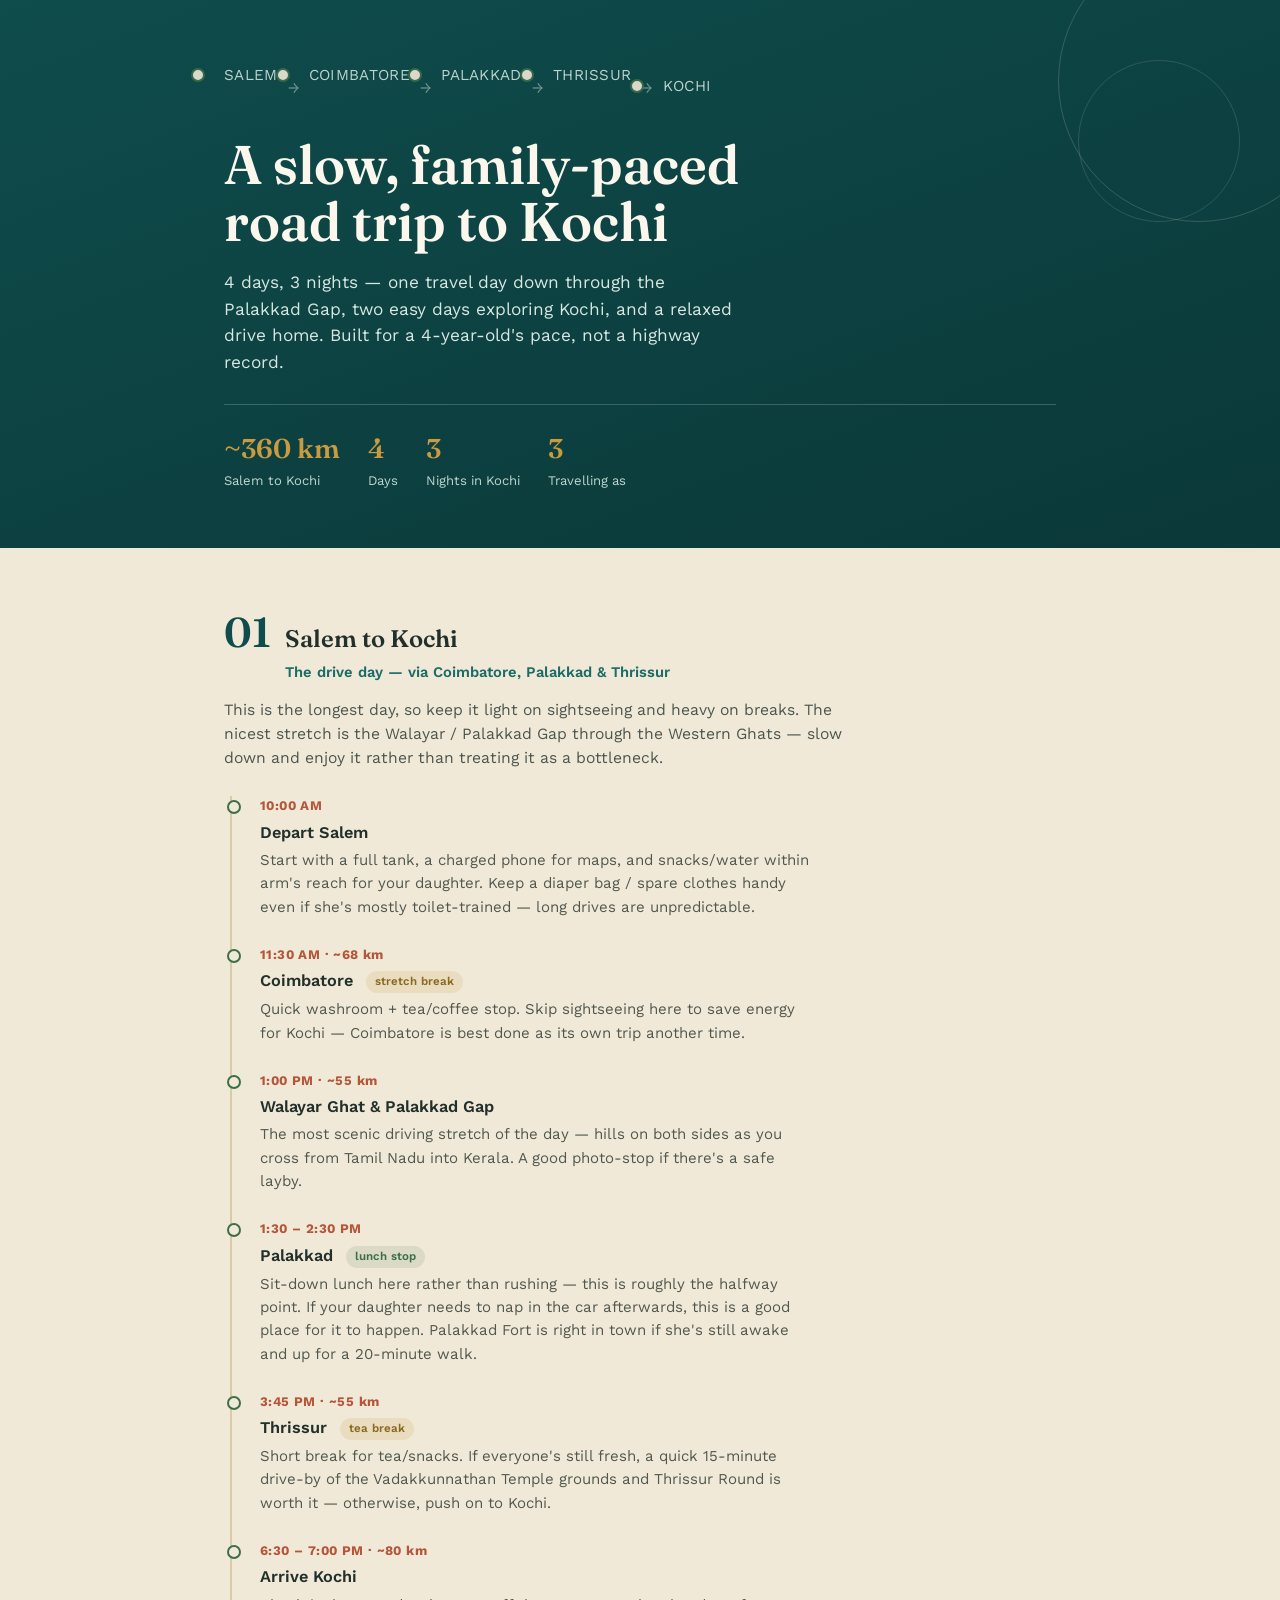
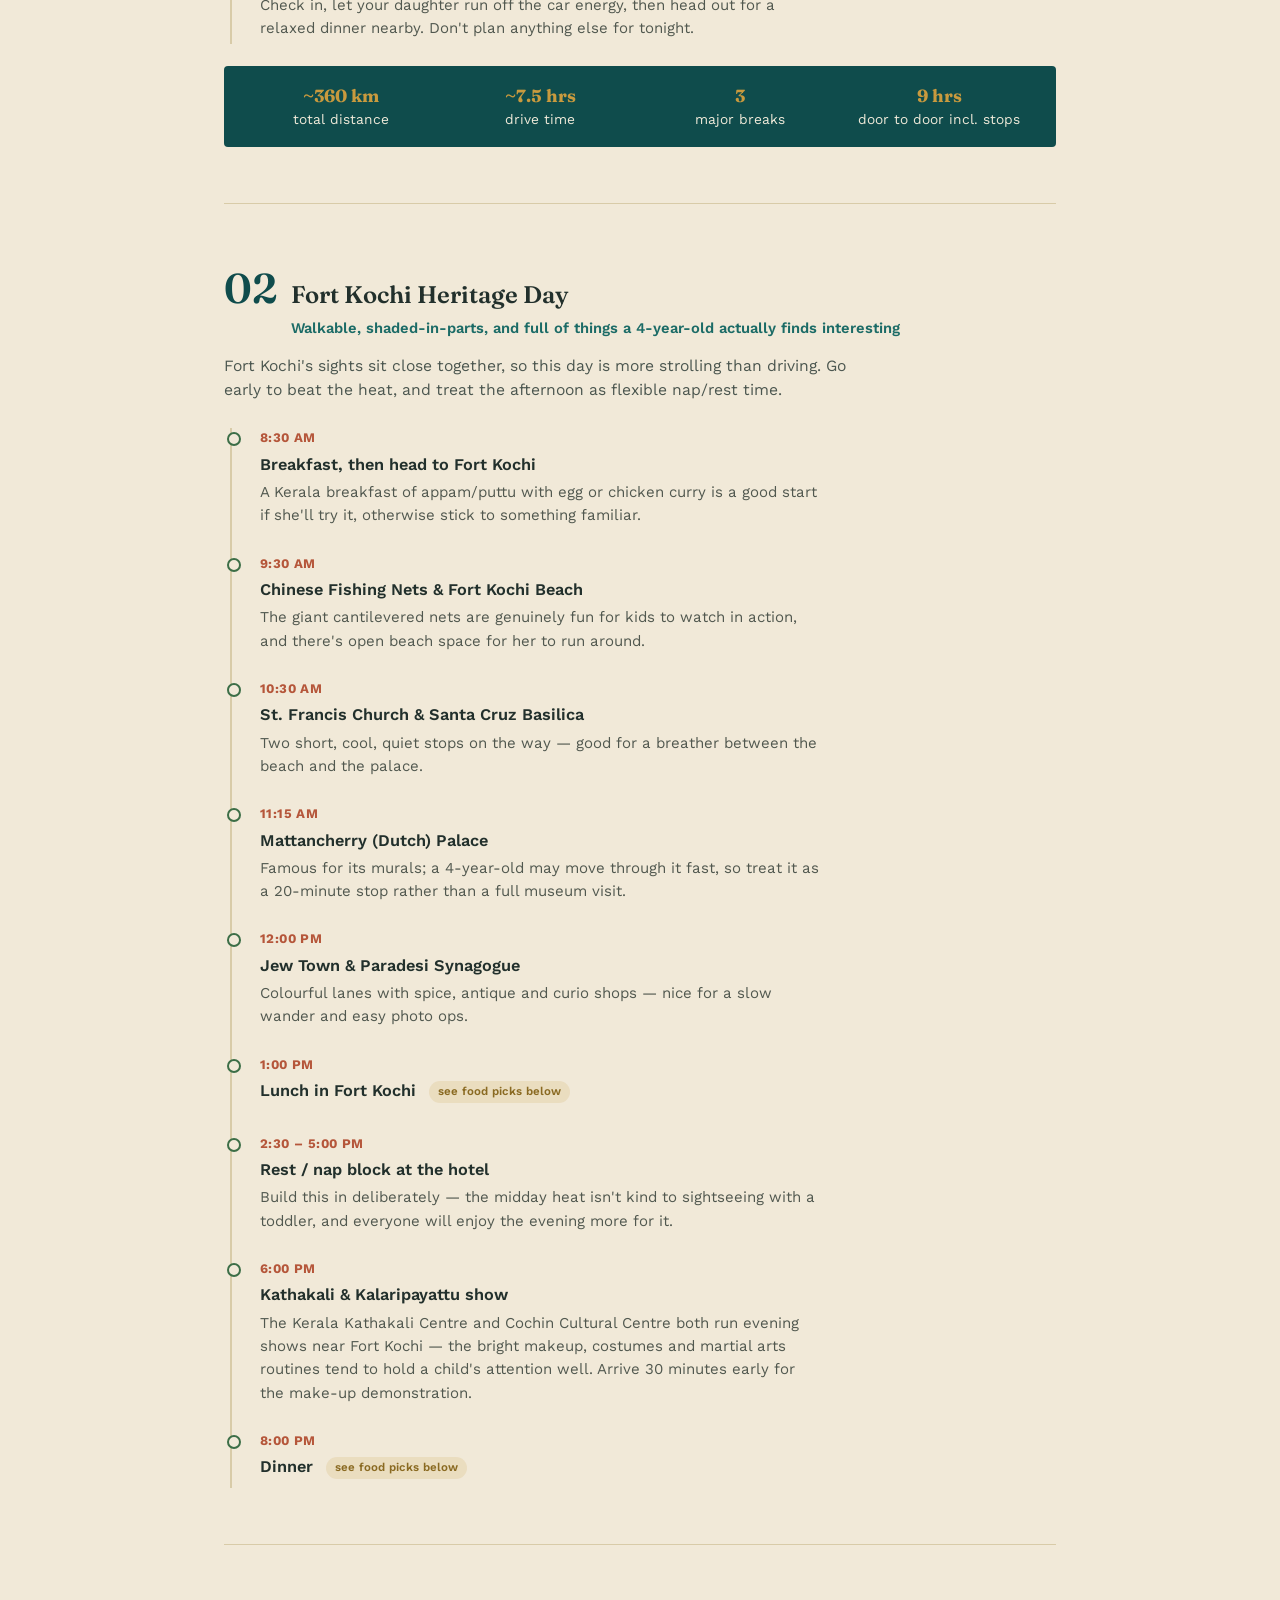
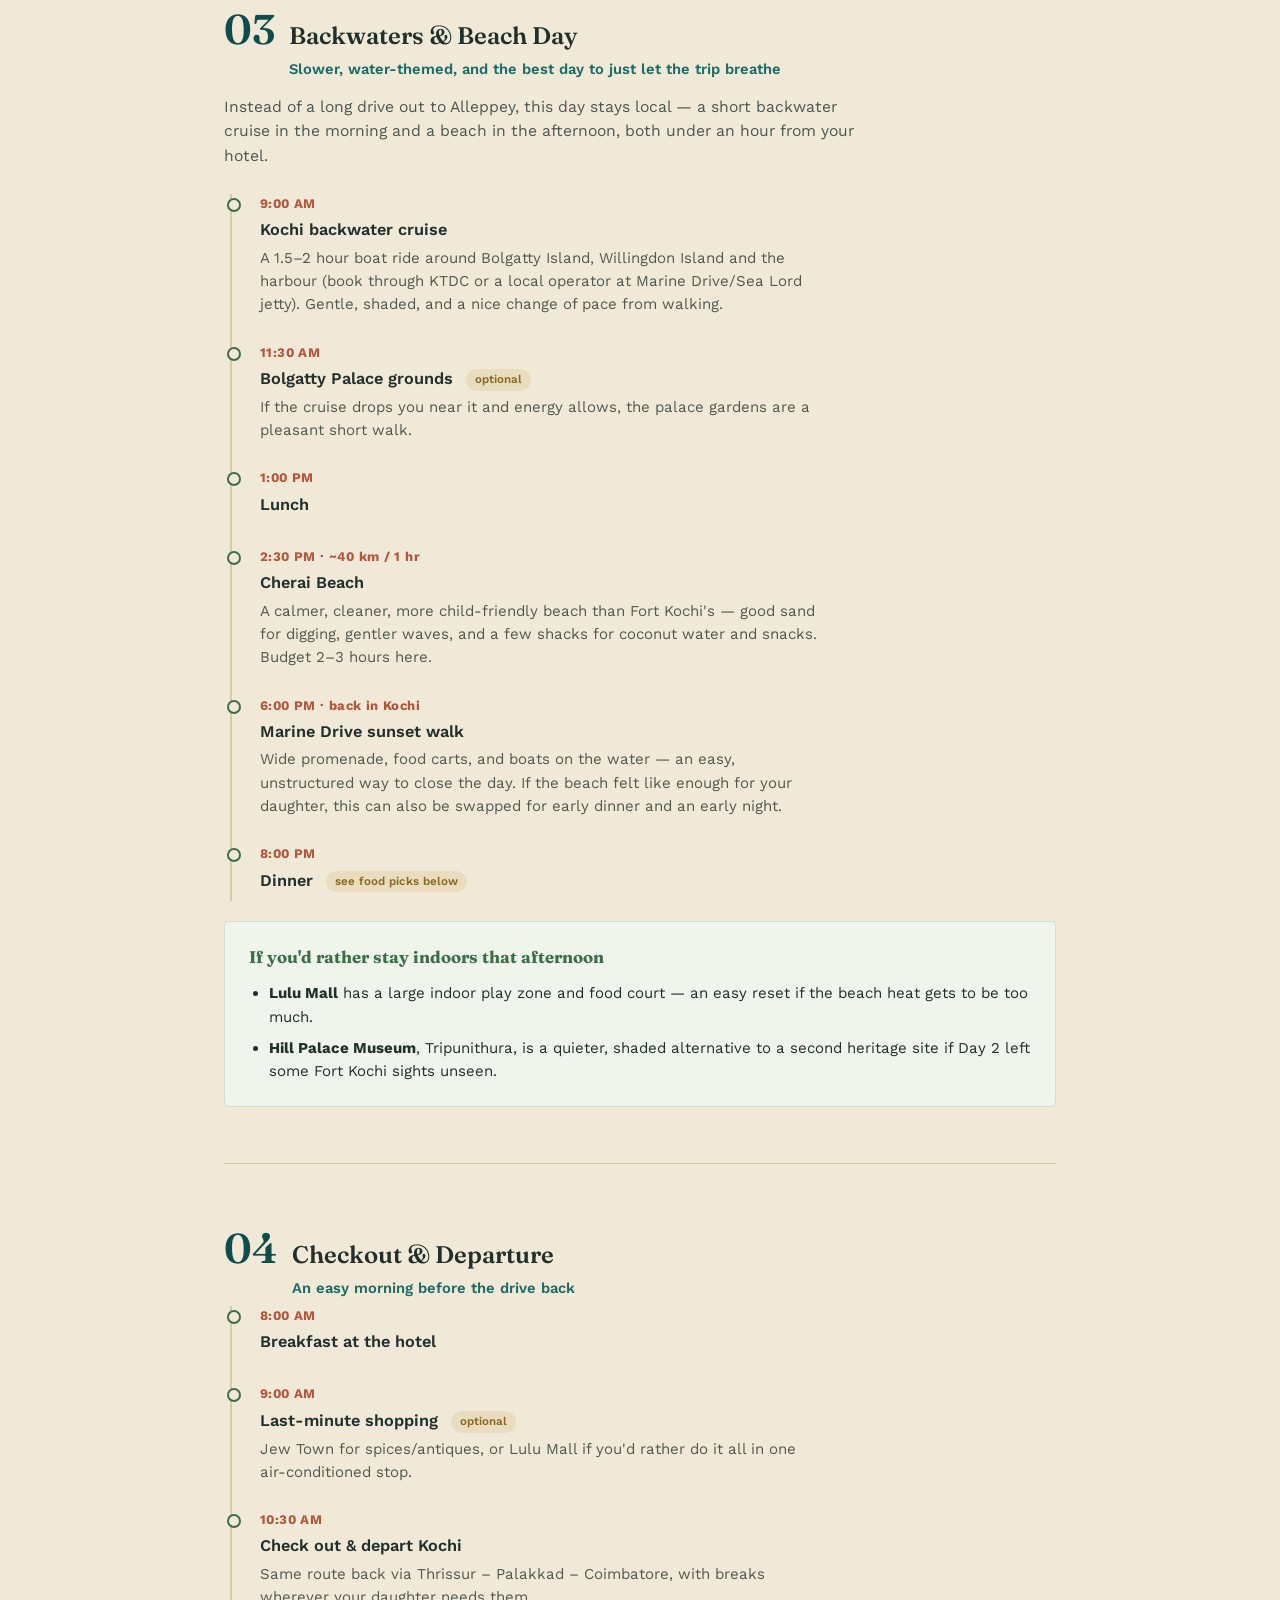
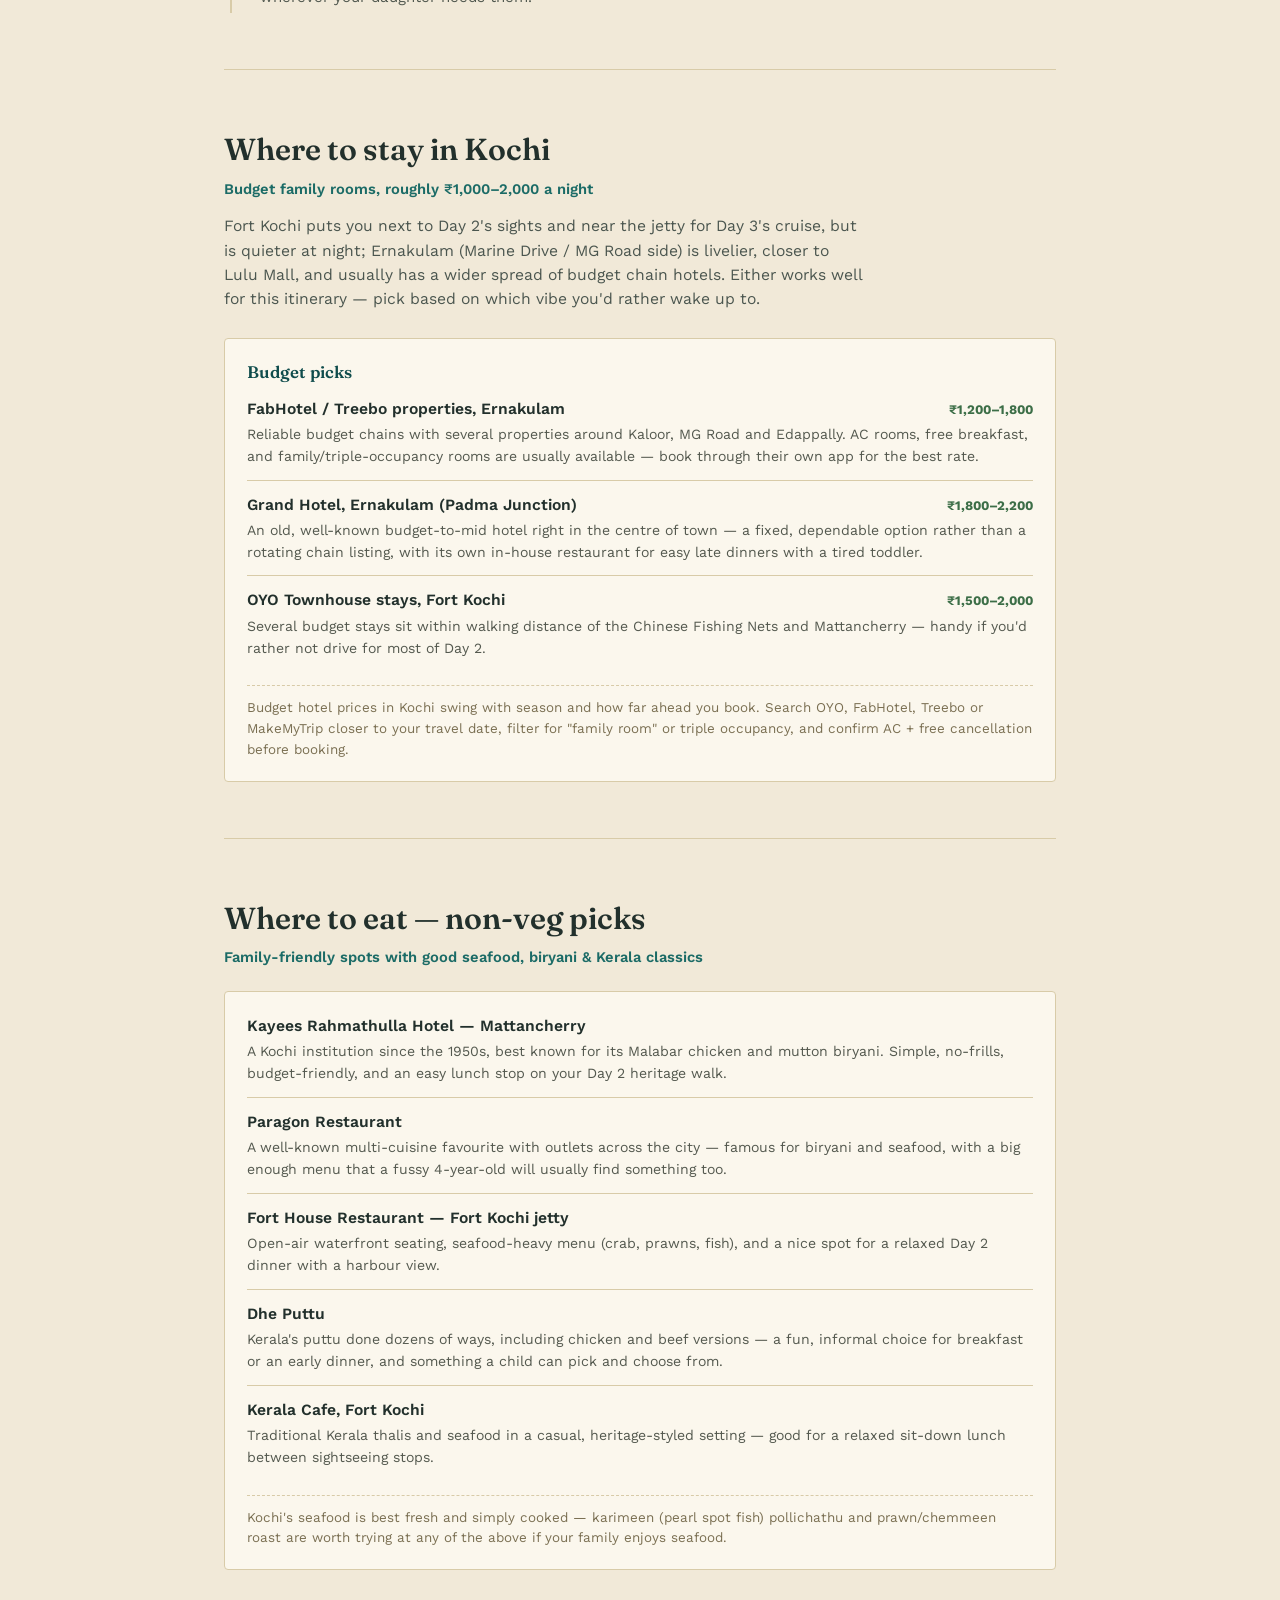
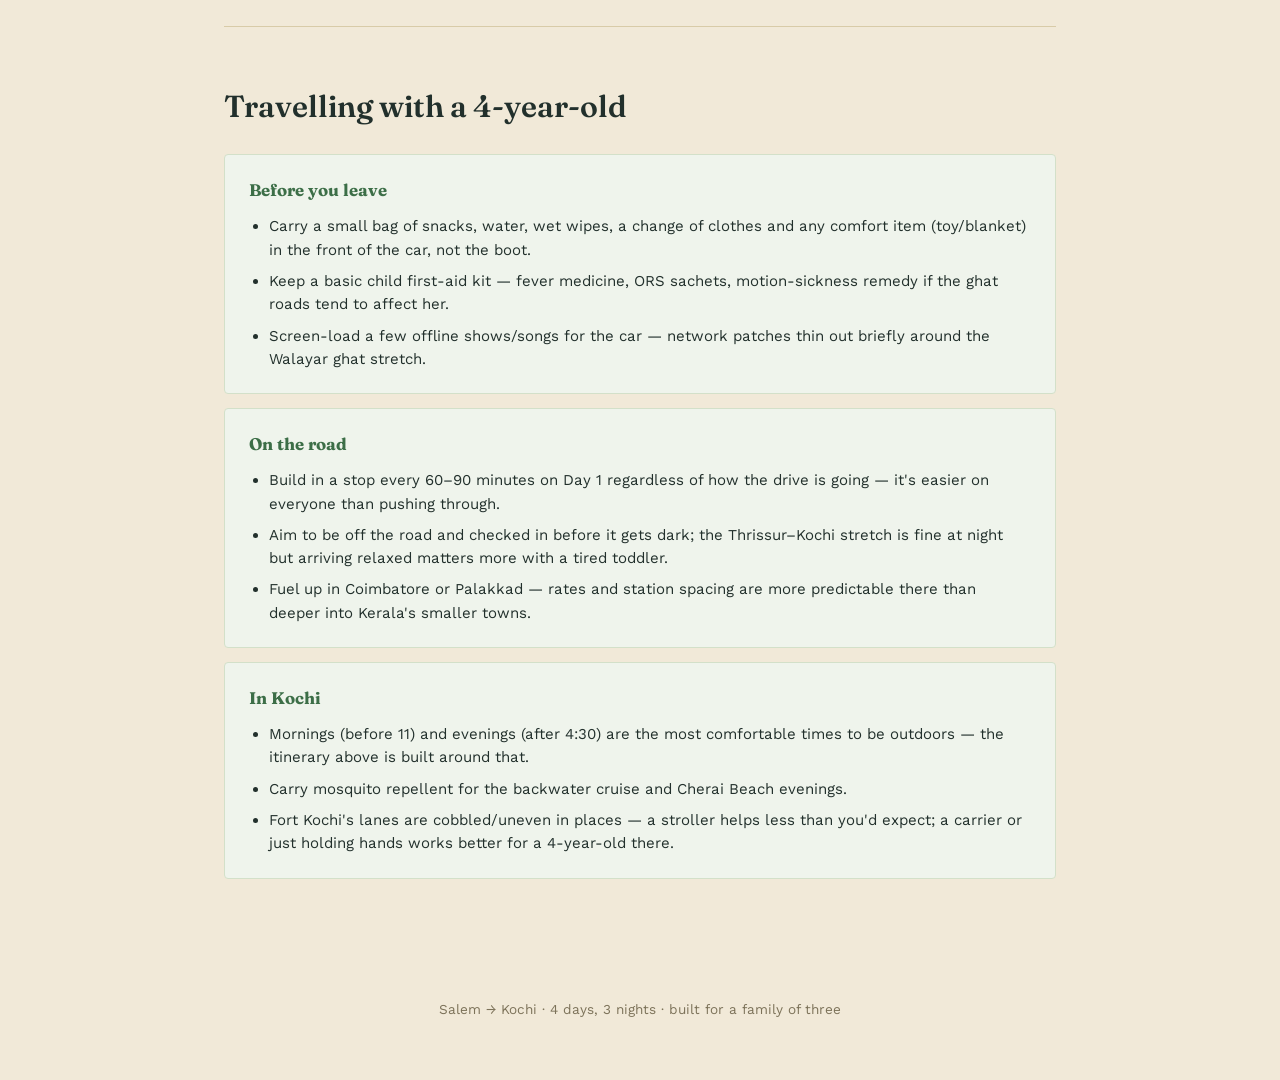
<file: Salem-to-Kochi-Trip-Planner.html>
<!DOCTYPE html>
<html lang="en">
<head>
<meta charset="UTF-8">
<meta name="viewport" content="width=device-width, initial-scale=1">
<title>Salem → Kochi | 4-Day Family Road Trip</title>
<link rel="preconnect" href="https://fonts.googleapis.com">
<link rel="preconnect" href="https://fonts.gstatic.com" crossorigin>
<link href="https://fonts.googleapis.com/css2?family=Fraunces:opsz,wght@9..144,400;9..144,500;9..144,600;9..144,700&family=Work+Sans:wght@400;500;600;700&display=swap" rel="stylesheet">
<style>
  :root{
    --teal-deep:#0F4C4C;
    --teal-line:#1B6B66;
    --backwater-green:#3C6E47;
    --gold:#C99A3E;
    --sand:#F1E9D8;
    --sand-card:#FBF7ED;
    --charcoal:#22302C;
    --clay:#B5563A;
    --line:#D8CBA8;
    font-size:16px;
  }
  *{box-sizing:border-box;}
  html,body{margin:0;padding:0;}
  body{
    background:var(--sand);
    color:var(--charcoal);
    font-family:'Work Sans',sans-serif;
    line-height:1.55;
    -webkit-font-smoothing:antialiased;
  }
  img,svg{max-width:100%;}

  .wrap{max-width:880px;margin:0 auto;padding:0 24px 80px;}

  /* ---------- HERO ---------- */
  .hero{
    background:linear-gradient(160deg,var(--teal-deep) 0%,#0B3838 100%);
    color:var(--sand-card);
    padding:64px 24px 56px;
    position:relative;
    overflow:hidden;
  }
  .hero::before{
    content:"";
    position:absolute;
    right:-60px; top:-60px;
    width:280px;height:280px;
    border:1px solid rgba(241,233,216,0.18);
    border-radius:50%;
  }
  .hero::after{
    content:"";
    position:absolute;
    right:40px; top:60px;
    width:160px;height:160px;
    border:1px solid rgba(241,233,216,0.14);
    border-radius:50%;
  }
  .hero-inner{max-width:832px;margin:0 auto;position:relative;z-index:1;}
  .route-line{
    display:flex; align-items:center; gap:10px;
    font-size:0.95rem; letter-spacing:0.02em;
    color:#CFE3DC; margin-bottom:22px; flex-wrap:wrap;
  }
  .route-line .dot{width:6px;height:6px;border-radius:50%;background:var(--gold);}
  .route-line .stop{opacity:0.9;}
  .route-line .arrow{opacity:0.5;}
  h1.title{
    font-family:'Fraunces',serif;
    font-weight:600;
    font-size:clamp(2.2rem,5vw,3.4rem);
    line-height:1.06;
    margin:0 0 18px;
    max-width:640px;
  }
  .hero-sub{
    font-size:1.08rem;
    color:#D7E7E1;
    max-width:520px;
    margin:0 0 28px;
  }
  .hero-facts{
    display:flex; gap:28px; flex-wrap:wrap;
    padding-top:22px;
    border-top:1px solid rgba(241,233,216,0.22);
  }
  .fact .num{font-family:'Fraunces',serif;font-size:1.7rem;color:var(--gold);font-weight:600;}
  .fact .label{font-size:0.82rem;color:#BFD6CE;margin-top:2px;}

  /* ---------- SECTION LABELS ---------- */
  .section-head{
    margin:64px 0 6px;
    display:flex;
    align-items:baseline;
    gap:14px;
  }
  .section-head .day-tag{
    font-family:'Fraunces',serif;
    font-size:2.6rem;
    font-weight:600;
    color:var(--teal-deep);
    line-height:1;
  }
  .section-head .day-meta h2{
    font-family:'Fraunces',serif;
    font-size:1.5rem;
    margin:0 0 4px;
    font-weight:600;
    color:var(--charcoal);
  }
  .section-head .day-meta p{
    margin:0; font-size:0.92rem; color:var(--teal-line); font-weight:600;
  }
  .day-intro{
    margin:14px 0 26px;
    color:#4B564F;
    max-width:640px;
    font-size:0.98rem;
  }

  /* ---------- TIMELINE ---------- */
  .timeline{
    border-left:2px solid var(--line);
    margin-left:6px;
    padding-left:28px;
  }
  .stop{
    position:relative;
    padding-bottom:26px;
  }
  .stop:last-child{padding-bottom:4px;}
  .stop::before{
    content:"";
    position:absolute;
    left:-33px; top:4px;
    width:10px;height:10px;
    border-radius:50%;
    background:var(--sand);
    border:2px solid var(--backwater-green);
  }
  .stop .time{
    font-weight:700;
    font-size:0.82rem;
    letter-spacing:0.03em;
    color:var(--clay);
    margin-bottom:3px;
  }
  .stop .what{
    font-weight:600;
    font-size:1.02rem;
    color:var(--charcoal);
    margin-bottom:4px;
  }
  .stop .desc{
    font-size:0.94rem;
    color:#51584F;
    max-width:560px;
  }
  .stop .tag{
    display:inline-block;
    font-size:0.72rem;
    font-weight:600;
    padding:2px 9px;
    border-radius:20px;
    background:rgba(60,110,71,0.12);
    color:var(--backwater-green);
    margin-left:8px;
    position:relative;
    top:-1px;
  }
  .stop .tag.optional{background:rgba(201,154,62,0.16);color:#8A6A22;}

  /* ---------- CARDS (hotel / food / tips) ---------- */
  .card-grid{
    display:grid;
    grid-template-columns:1fr;
    gap:16px;
    margin-top:22px;
  }
  .card{
    background:var(--sand-card);
    border:1px solid var(--line);
    border-radius:4px;
    padding:20px 22px;
  }
  .card h3{
    font-family:'Fraunces',serif;
    font-size:1.05rem;
    margin:0 0 10px;
    color:var(--teal-deep);
    font-weight:600;
  }
  .pick{
    padding:12px 0;
    border-top:1px solid var(--line);
  }
  .pick:first-of-type{border-top:none;padding-top:2px;}
  .pick .pick-top{
    display:flex; justify-content:space-between; align-items:baseline; gap:10px;flex-wrap:wrap;
  }
  .pick .pick-name{font-weight:600;font-size:0.98rem;}
  .pick .pick-price{
    font-size:0.82rem;font-weight:700;color:var(--backwater-green);white-space:nowrap;
  }
  .pick .pick-desc{font-size:0.88rem;color:#54594F;margin-top:3px;}
  .note{
    font-size:0.84rem;
    color:#7A6F52;
    margin-top:14px;
    padding-top:12px;
    border-top:1px dashed var(--line);
  }

  /* ---------- BOX / TIP LIST ---------- */
  .tip-box{
    background:#EFF4EC;
    border:1px solid #D3E0C9;
    border-radius:4px;
    padding:22px 24px;
    margin-top:20px;
  }
  .tip-box h3{
    font-family:'Fraunces',serif;
    color:var(--backwater-green);
    margin:0 0 12px;
    font-size:1.05rem;
  }
  .tip-box ul{margin:0;padding-left:20px;}
  .tip-box li{margin-bottom:8px;font-size:0.94rem;}
  .tip-box li:last-child{margin-bottom:0;}

  /* ---------- ROUTE STRIP ---------- */
  .route-strip{
    display:flex;
    justify-content:space-between;
    background:var(--teal-deep);
    color:#EFEAD9;
    border-radius:4px;
    padding:16px 22px;
    margin-top:22px;
    font-size:0.86rem;
    flex-wrap:wrap;
    gap:10px;
  }
  .route-strip .r-item{text-align:center;flex:1;min-width:80px;}
  .route-strip .r-item .r-val{font-weight:700;color:var(--gold);font-family:'Fraunces',serif;font-size:1.1rem;}

  hr.div{border:none;border-top:1px solid var(--line);margin:56px 0 0;}

  /* ---------- FOOTER ---------- */
  footer{
    text-align:center;
    padding:40px 24px 60px;
    color:#7C7259;
    font-size:0.85rem;
  }

  @media (max-width:600px){
    .hero{padding:48px 20px 44px;}
    .section-head .day-tag{font-size:2rem;}
    .card-grid{grid-template-columns:1fr;}
    .timeline{padding-left:20px;}
    .stop::before{left:-25px;}
  }
</style>
</head>
<body>

<div class="hero">
  <div class="hero-inner">
    <div class="route-line">
      <span class="stop">SALEM</span><span class="arrow">→</span>
      <span class="stop">COIMBATORE</span><span class="arrow">→</span>
      <span class="stop">PALAKKAD</span><span class="arrow">→</span>
      <span class="stop">THRISSUR</span><span class="arrow">→</span>
      <span class="stop">KOCHI</span>
    </div>
    <h1 class="title">A slow, family-paced road trip to Kochi</h1>
    <p class="hero-sub">4 days, 3 nights &mdash; one travel day down through the Palakkad Gap, two easy days exploring Kochi, and a relaxed drive home. Built for a 4-year-old's pace, not a highway record.</p>
    <div class="hero-facts">
      <div class="fact"><div class="num">~360 km</div><div class="label">Salem to Kochi</div></div>
      <div class="fact"><div class="num">4</div><div class="label">Days</div></div>
      <div class="fact"><div class="num">3</div><div class="label">Nights in Kochi</div></div>
      <div class="fact"><div class="num">3</div><div class="label">Travelling as</div></div>
    </div>
  </div>
</div>

<div class="wrap">

  <!-- ================= DAY 1 ================= -->
  <div class="section-head">
    <div class="day-tag">01</div>
    <div class="day-meta">
      <h2>Salem to Kochi</h2>
      <p>The drive day &mdash; via Coimbatore, Palakkad &amp; Thrissur</p>
    </div>
  </div>
  <p class="day-intro">This is the longest day, so keep it light on sightseeing and heavy on breaks. The nicest stretch is the Walayar / Palakkad Gap through the Western Ghats &mdash; slow down and enjoy it rather than treating it as a bottleneck.</p>

  <div class="timeline">
    <div class="stop">
      <div class="time">10:00 AM</div>
      <div class="what">Depart Salem</div>
      <div class="desc">Start with a full tank, a charged phone for maps, and snacks/water within arm's reach for your daughter. Keep a diaper bag / spare clothes handy even if she's mostly toilet-trained &mdash; long drives are unpredictable.</div>
    </div>
    <div class="stop">
      <div class="time">11:30 AM &middot; ~68 km</div>
      <div class="what">Coimbatore <span class="tag optional">stretch break</span></div>
      <div class="desc">Quick washroom + tea/coffee stop. Skip sightseeing here to save energy for Kochi &mdash; Coimbatore is best done as its own trip another time.</div>
    </div>
    <div class="stop">
      <div class="time">1:00 PM &middot; ~55 km</div>
      <div class="what">Walayar Ghat &amp; Palakkad Gap</div>
      <div class="desc">The most scenic driving stretch of the day &mdash; hills on both sides as you cross from Tamil Nadu into Kerala. A good photo-stop if there's a safe layby.</div>
    </div>
    <div class="stop">
      <div class="time">1:30 &ndash; 2:30 PM</div>
      <div class="what">Palakkad <span class="tag">lunch stop</span></div>
      <div class="desc">Sit-down lunch here rather than rushing &mdash; this is roughly the halfway point. If your daughter needs to nap in the car afterwards, this is a good place for it to happen. Palakkad Fort is right in town if she's still awake and up for a 20-minute walk.</div>
    </div>
    <div class="stop">
      <div class="time">3:45 PM &middot; ~55 km</div>
      <div class="what">Thrissur <span class="tag optional">tea break</span></div>
      <div class="desc">Short break for tea/snacks. If everyone's still fresh, a quick 15-minute drive-by of the Vadakkunnathan Temple grounds and Thrissur Round is worth it &mdash; otherwise, push on to Kochi.</div>
    </div>
    <div class="stop">
      <div class="time">6:30 &ndash; 7:00 PM &middot; ~80 km</div>
      <div class="what">Arrive Kochi</div>
      <div class="desc">Check in, let your daughter run off the car energy, then head out for a relaxed dinner nearby. Don't plan anything else for tonight.</div>
    </div>
  </div>

  <div class="route-strip">
    <div class="r-item"><div class="r-val">~360 km</div>total distance</div>
    <div class="r-item"><div class="r-val">~7.5 hrs</div>drive time</div>
    <div class="r-item"><div class="r-val">3</div>major breaks</div>
    <div class="r-item"><div class="r-val">9 hrs</div>door to door incl. stops</div>
  </div>

  <hr class="div">

  <!-- ================= DAY 2 ================= -->
  <div class="section-head">
    <div class="day-tag">02</div>
    <div class="day-meta">
      <h2>Fort Kochi Heritage Day</h2>
      <p>Walkable, shaded-in-parts, and full of things a 4-year-old actually finds interesting</p>
    </div>
  </div>
  <p class="day-intro">Fort Kochi's sights sit close together, so this day is more strolling than driving. Go early to beat the heat, and treat the afternoon as flexible nap/rest time.</p>

  <div class="timeline">
    <div class="stop">
      <div class="time">8:30 AM</div>
      <div class="what">Breakfast, then head to Fort Kochi</div>
      <div class="desc">A Kerala breakfast of appam/puttu with egg or chicken curry is a good start if she'll try it, otherwise stick to something familiar.</div>
    </div>
    <div class="stop">
      <div class="time">9:30 AM</div>
      <div class="what">Chinese Fishing Nets &amp; Fort Kochi Beach</div>
      <div class="desc">The giant cantilevered nets are genuinely fun for kids to watch in action, and there's open beach space for her to run around.</div>
    </div>
    <div class="stop">
      <div class="time">10:30 AM</div>
      <div class="what">St. Francis Church &amp; Santa Cruz Basilica</div>
      <div class="desc">Two short, cool, quiet stops on the way &mdash; good for a breather between the beach and the palace.</div>
    </div>
    <div class="stop">
      <div class="time">11:15 AM</div>
      <div class="what">Mattancherry (Dutch) Palace</div>
      <div class="desc">Famous for its murals; a 4-year-old may move through it fast, so treat it as a 20-minute stop rather than a full museum visit.</div>
    </div>
    <div class="stop">
      <div class="time">12:00 PM</div>
      <div class="what">Jew Town &amp; Paradesi Synagogue</div>
      <div class="desc">Colourful lanes with spice, antique and curio shops &mdash; nice for a slow wander and easy photo ops.</div>
    </div>
    <div class="stop">
      <div class="time">1:00 PM</div>
      <div class="what">Lunch in Fort Kochi <span class="tag optional">see food picks below</span></div>
    </div>
    <div class="stop">
      <div class="time">2:30 &ndash; 5:00 PM</div>
      <div class="what">Rest / nap block at the hotel</div>
      <div class="desc">Build this in deliberately &mdash; the midday heat isn't kind to sightseeing with a toddler, and everyone will enjoy the evening more for it.</div>
    </div>
    <div class="stop">
      <div class="time">6:00 PM</div>
      <div class="what">Kathakali &amp; Kalaripayattu show</div>
      <div class="desc">The Kerala Kathakali Centre and Cochin Cultural Centre both run evening shows near Fort Kochi &mdash; the bright makeup, costumes and martial arts routines tend to hold a child's attention well. Arrive 30 minutes early for the make-up demonstration.</div>
    </div>
    <div class="stop">
      <div class="time">8:00 PM</div>
      <div class="what">Dinner <span class="tag optional">see food picks below</span></div>
    </div>
  </div>

  <hr class="div">

  <!-- ================= DAY 3 ================= -->
  <div class="section-head">
    <div class="day-tag">03</div>
    <div class="day-meta">
      <h2>Backwaters &amp; Beach Day</h2>
      <p>Slower, water-themed, and the best day to just let the trip breathe</p>
    </div>
  </div>
  <p class="day-intro">Instead of a long drive out to Alleppey, this day stays local &mdash; a short backwater cruise in the morning and a beach in the afternoon, both under an hour from your hotel.</p>

  <div class="timeline">
    <div class="stop">
      <div class="time">9:00 AM</div>
      <div class="what">Kochi backwater cruise</div>
      <div class="desc">A 1.5&ndash;2 hour boat ride around Bolgatty Island, Willingdon Island and the harbour (book through KTDC or a local operator at Marine Drive/Sea Lord jetty). Gentle, shaded, and a nice change of pace from walking.</div>
    </div>
    <div class="stop">
      <div class="time">11:30 AM</div>
      <div class="what">Bolgatty Palace grounds <span class="tag optional">optional</span></div>
      <div class="desc">If the cruise drops you near it and energy allows, the palace gardens are a pleasant short walk.</div>
    </div>
    <div class="stop">
      <div class="time">1:00 PM</div>
      <div class="what">Lunch</div>
    </div>
    <div class="stop">
      <div class="time">2:30 PM &middot; ~40 km / 1 hr</div>
      <div class="what">Cherai Beach</div>
      <div class="desc">A calmer, cleaner, more child-friendly beach than Fort Kochi's &mdash; good sand for digging, gentler waves, and a few shacks for coconut water and snacks. Budget 2&ndash;3 hours here.</div>
    </div>
    <div class="stop">
      <div class="time">6:00 PM &middot; back in Kochi</div>
      <div class="what">Marine Drive sunset walk</div>
      <div class="desc">Wide promenade, food carts, and boats on the water &mdash; an easy, unstructured way to close the day. If the beach felt like enough for your daughter, this can also be swapped for early dinner and an early night.</div>
    </div>
    <div class="stop">
      <div class="time">8:00 PM</div>
      <div class="what">Dinner <span class="tag optional">see food picks below</span></div>
    </div>
  </div>

  <div class="tip-box">
    <h3>If you'd rather stay indoors that afternoon</h3>
    <ul>
      <li><strong>Lulu Mall</strong> has a large indoor play zone and food court &mdash; an easy reset if the beach heat gets to be too much.</li>
      <li><strong>Hill Palace Museum</strong>, Tripunithura, is a quieter, shaded alternative to a second heritage site if Day 2 left some Fort Kochi sights unseen.</li>
    </ul>
  </div>

  <hr class="div">

  <!-- ================= DAY 4 ================= -->
  <div class="section-head">
    <div class="day-tag">04</div>
    <div class="day-meta">
      <h2>Checkout &amp; Departure</h2>
      <p>An easy morning before the drive back</p>
    </div>
  </div>

  <div class="timeline">
    <div class="stop">
      <div class="time">8:00 AM</div>
      <div class="what">Breakfast at the hotel</div>
    </div>
    <div class="stop">
      <div class="time">9:00 AM</div>
      <div class="what">Last-minute shopping <span class="tag optional">optional</span></div>
      <div class="desc">Jew Town for spices/antiques, or Lulu Mall if you'd rather do it all in one air-conditioned stop.</div>
    </div>
    <div class="stop">
      <div class="time">10:30 AM</div>
      <div class="what">Check out &amp; depart Kochi</div>
      <div class="desc">Same route back via Thrissur &ndash; Palakkad &ndash; Coimbatore, with breaks wherever your daughter needs them.</div>
    </div>
  </div>

  <hr class="div">

  <!-- ================= STAY ================= -->
  <div class="section-head" style="margin-top:56px;">
    <div class="day-meta" style="max-width:100%;">
      <h2 style="font-size:1.9rem;">Where to stay in Kochi</h2>
      <p>Budget family rooms, roughly ₹1,000&ndash;2,000 a night</p>
    </div>
  </div>
  <p class="day-intro">Fort Kochi puts you next to Day 2's sights and near the jetty for Day 3's cruise, but is quieter at night; Ernakulam (Marine Drive / MG Road side) is livelier, closer to Lulu Mall, and usually has a wider spread of budget chain hotels. Either works well for this itinerary &mdash; pick based on which vibe you'd rather wake up to.</p>

  <div class="card-grid">
    <div class="card">
      <h3>Budget picks</h3>
      <div class="pick">
        <div class="pick-top">
          <div class="pick-name">FabHotel / Treebo properties, Ernakulam</div>
          <div class="pick-price">₹1,200&ndash;1,800</div>
        </div>
        <div class="pick-desc">Reliable budget chains with several properties around Kaloor, MG Road and Edappally. AC rooms, free breakfast, and family/triple-occupancy rooms are usually available &mdash; book through their own app for the best rate.</div>
      </div>
      <div class="pick">
        <div class="pick-top">
          <div class="pick-name">Grand Hotel, Ernakulam (Padma Junction)</div>
          <div class="pick-price">₹1,800&ndash;2,200</div>
        </div>
        <div class="pick-desc">An old, well-known budget-to-mid hotel right in the centre of town &mdash; a fixed, dependable option rather than a rotating chain listing, with its own in-house restaurant for easy late dinners with a tired toddler.</div>
      </div>
      <div class="pick">
        <div class="pick-top">
          <div class="pick-name">OYO Townhouse stays, Fort Kochi</div>
          <div class="pick-price">₹1,500&ndash;2,000</div>
        </div>
        <div class="pick-desc">Several budget stays sit within walking distance of the Chinese Fishing Nets and Mattancherry &mdash; handy if you'd rather not drive for most of Day 2.</div>
      </div>
      <div class="note">Budget hotel prices in Kochi swing with season and how far ahead you book. Search OYO, FabHotel, Treebo or MakeMyTrip closer to your travel date, filter for "family room" or triple occupancy, and confirm AC + free cancellation before booking.</div>
    </div>
  </div>

  <hr class="div">

  <!-- ================= FOOD ================= -->
  <div class="section-head" style="margin-top:56px;">
    <div class="day-meta" style="max-width:100%;">
      <h2 style="font-size:1.9rem;">Where to eat &mdash; non-veg picks</h2>
      <p>Family-friendly spots with good seafood, biryani &amp; Kerala classics</p>
    </div>
  </div>

  <div class="card-grid">
    <div class="card">
      <div class="pick">
        <div class="pick-top">
          <div class="pick-name">Kayees Rahmathulla Hotel &mdash; Mattancherry</div>
        </div>
        <div class="pick-desc">A Kochi institution since the 1950s, best known for its Malabar chicken and mutton biryani. Simple, no-frills, budget-friendly, and an easy lunch stop on your Day 2 heritage walk.</div>
      </div>
      <div class="pick">
        <div class="pick-top">
          <div class="pick-name">Paragon Restaurant</div>
        </div>
        <div class="pick-desc">A well-known multi-cuisine favourite with outlets across the city &mdash; famous for biryani and seafood, with a big enough menu that a fussy 4-year-old will usually find something too.</div>
      </div>
      <div class="pick">
        <div class="pick-top">
          <div class="pick-name">Fort House Restaurant &mdash; Fort Kochi jetty</div>
        </div>
        <div class="pick-desc">Open-air waterfront seating, seafood-heavy menu (crab, prawns, fish), and a nice spot for a relaxed Day 2 dinner with a harbour view.</div>
      </div>
      <div class="pick">
        <div class="pick-top">
          <div class="pick-name">Dhe Puttu</div>
        </div>
        <div class="pick-desc">Kerala's puttu done dozens of ways, including chicken and beef versions &mdash; a fun, informal choice for breakfast or an early dinner, and something a child can pick and choose from.</div>
      </div>
      <div class="pick">
        <div class="pick-top">
          <div class="pick-name">Kerala Cafe, Fort Kochi</div>
        </div>
        <div class="pick-desc">Traditional Kerala thalis and seafood in a casual, heritage-styled setting &mdash; good for a relaxed sit-down lunch between sightseeing stops.</div>
      </div>
      <div class="note">Kochi's seafood is best fresh and simply cooked &mdash; karimeen (pearl spot fish) pollichathu and prawn/chemmeen roast are worth trying at any of the above if your family enjoys seafood.</div>
    </div>
  </div>

  <hr class="div">

  <!-- ================= TIPS ================= -->
  <div class="section-head" style="margin-top:56px;">
    <div class="day-meta" style="max-width:100%;">
      <h2 style="font-size:1.9rem;">Travelling with a 4-year-old</h2>
    </div>
  </div>

  <div class="tip-box">
    <h3>Before you leave</h3>
    <ul>
      <li>Carry a small bag of snacks, water, wet wipes, a change of clothes and any comfort item (toy/blanket) in the front of the car, not the boot.</li>
      <li>Keep a basic child first-aid kit &mdash; fever medicine, ORS sachets, motion-sickness remedy if the ghat roads tend to affect her.</li>
      <li>Screen-load a few offline shows/songs for the car &mdash; network patches thin out briefly around the Walayar ghat stretch.</li>
    </ul>
  </div>

  <div class="tip-box" style="margin-top:14px;">
    <h3>On the road</h3>
    <ul>
      <li>Build in a stop every 60&ndash;90 minutes on Day 1 regardless of how the drive is going &mdash; it's easier on everyone than pushing through.</li>
      <li>Aim to be off the road and checked in before it gets dark; the Thrissur&ndash;Kochi stretch is fine at night but arriving relaxed matters more with a tired toddler.</li>
      <li>Fuel up in Coimbatore or Palakkad &mdash; rates and station spacing are more predictable there than deeper into Kerala's smaller towns.</li>
    </ul>
  </div>

  <div class="tip-box" style="margin-top:14px;">
    <h3>In Kochi</h3>
    <ul>
      <li>Mornings (before 11) and evenings (after 4:30) are the most comfortable times to be outdoors &mdash; the itinerary above is built around that.</li>
      <li>Carry mosquito repellent for the backwater cruise and Cherai Beach evenings.</li>
      <li>Fort Kochi's lanes are cobbled/uneven in places &mdash; a stroller helps less than you'd expect; a carrier or just holding hands works better for a 4-year-old there.</li>
    </ul>
  </div>

</div>

<footer>
  Salem &rarr; Kochi &middot; 4 days, 3 nights &middot; built for a family of three
</footer>

</body>
</html>
</file>
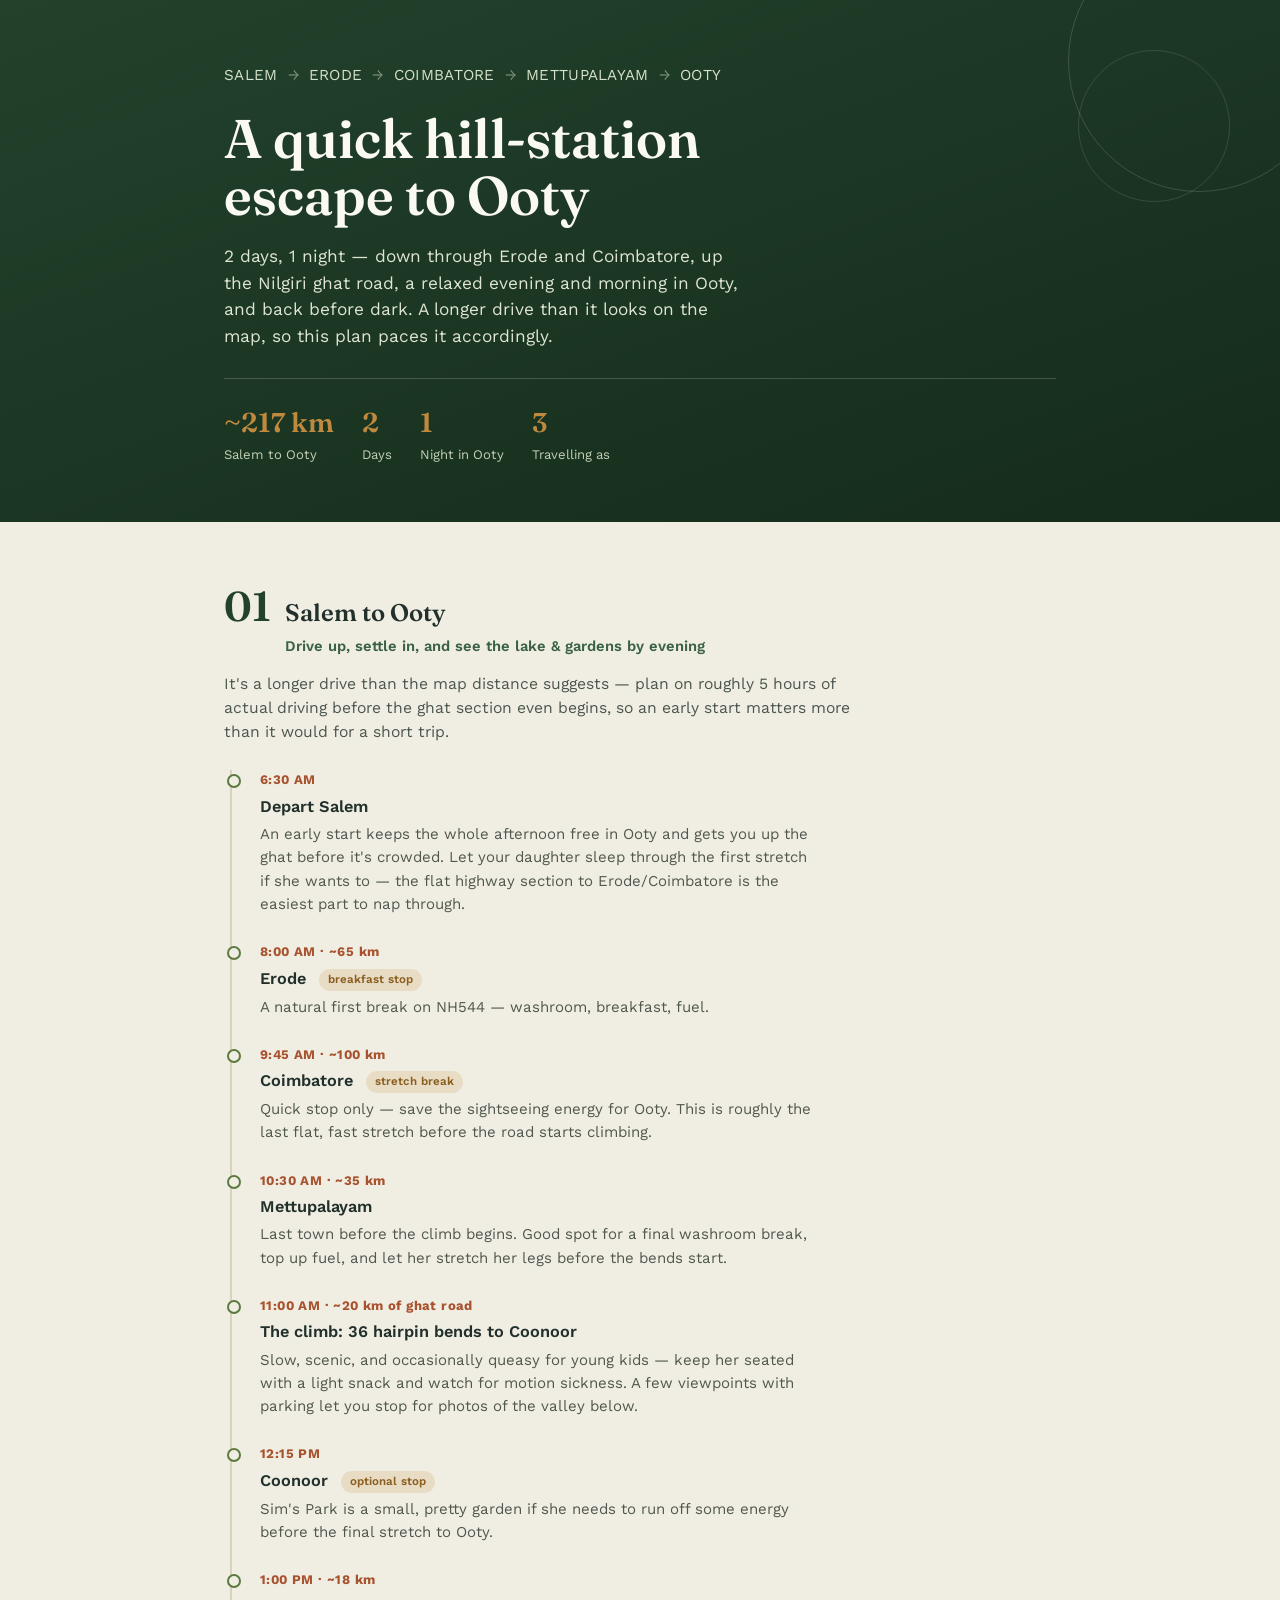
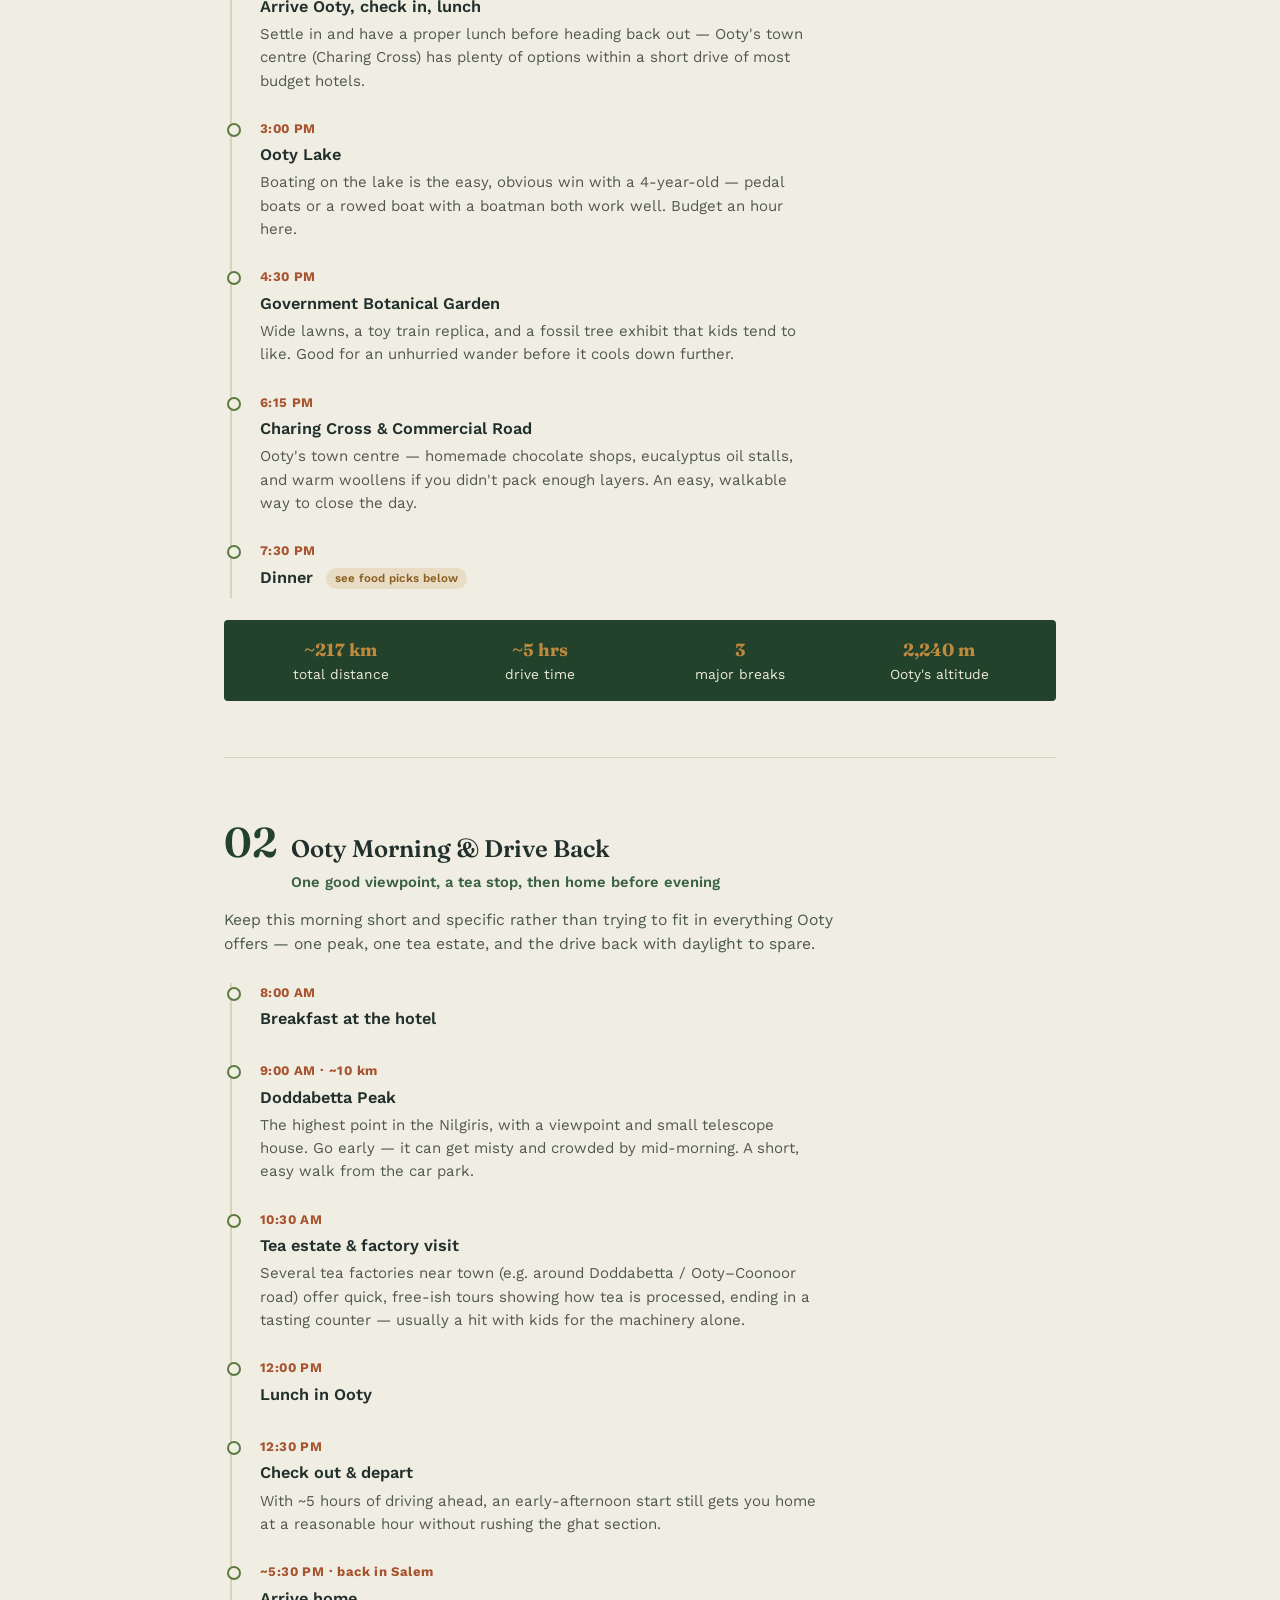
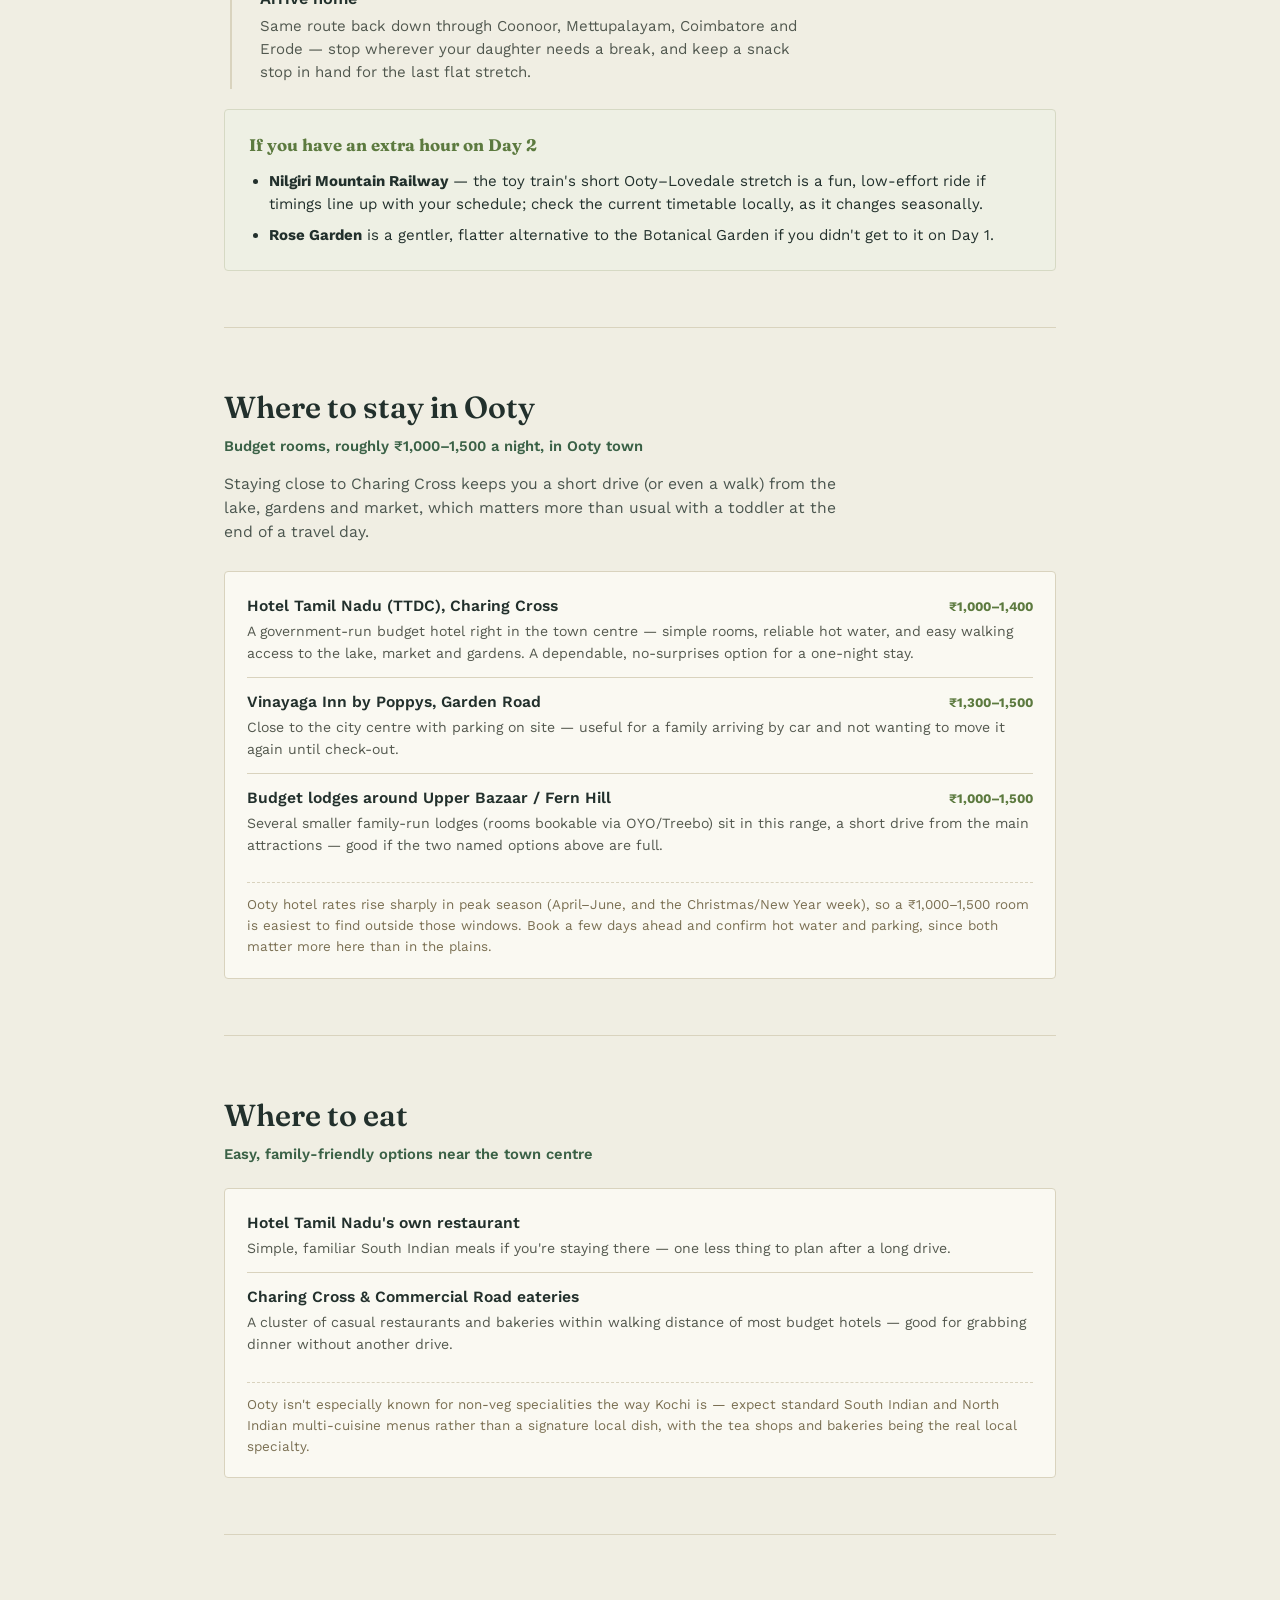
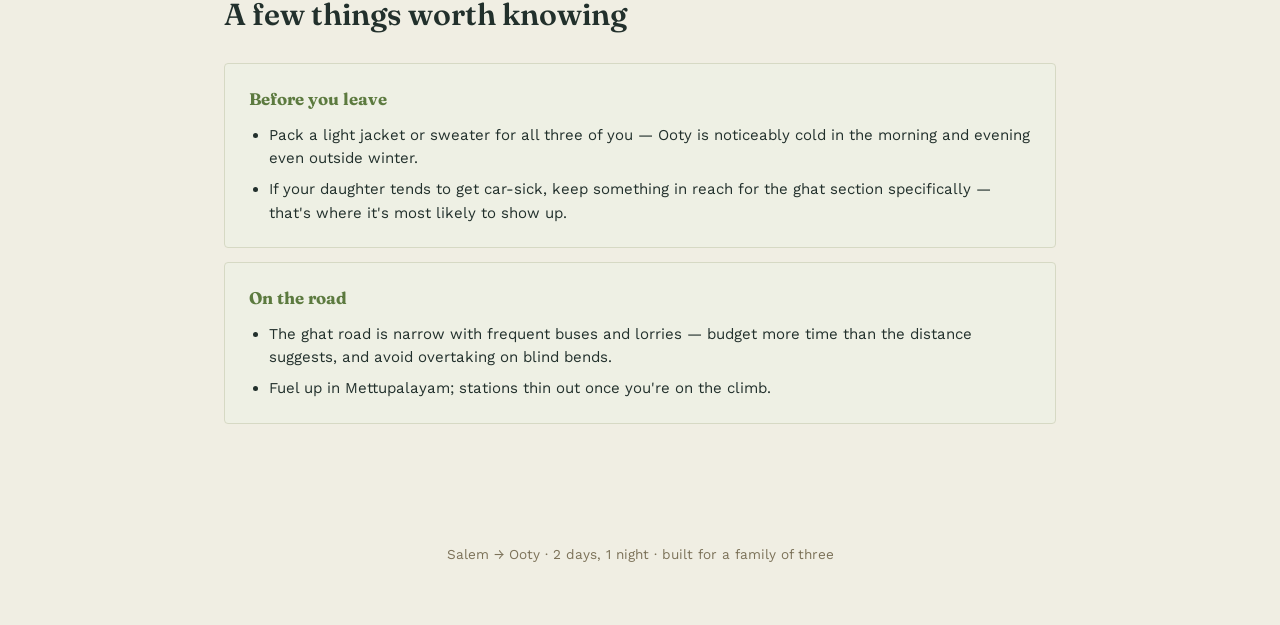
<file: Salem-to-Ooty-Trip-Planner.html>
<!DOCTYPE html>
<html lang="en">
<head>
<meta charset="UTF-8">
<meta name="viewport" content="width=device-width, initial-scale=1">
<title>Salem → Ooty | 2-Day Family Trip</title>
<link rel="preconnect" href="https://fonts.googleapis.com">
<link rel="preconnect" href="https://fonts.gstatic.com" crossorigin>
<link href="https://fonts.googleapis.com/css2?family=Fraunces:opsz,wght@9..144,400;9..144,500;9..144,600;9..144,700&family=Work+Sans:wght@400;500;600;700&display=swap" rel="stylesheet">
<style>
  :root{
    --pine-deep:#22422C;
    --pine-line:#3A6146;
    --tea-green:#5C7A3F;
    --gold:#C08A3E;
    --mist:#F0EEE3;
    --mist-card:#FAF9F2;
    --charcoal:#22302C;
    --clay:#A8532F;
    --line:#D9D3BE;
  }
  *{box-sizing:border-box;}
  html,body{margin:0;padding:0;}
  body{
    background:var(--mist);
    color:var(--charcoal);
    font-family:'Work Sans',sans-serif;
    line-height:1.55;
    -webkit-font-smoothing:antialiased;
  }
  .wrap{max-width:880px;margin:0 auto;padding:0 24px 80px;}

  /* ---------- HERO ---------- */
  .hero{
    background:linear-gradient(160deg,var(--pine-deep) 0%,#152B1B 100%);
    color:var(--mist-card);
    padding:64px 24px 56px;
    position:relative;
    overflow:hidden;
  }
  .hero::before{
    content:"";
    position:absolute;
    right:-50px; top:-70px;
    width:260px;height:260px;
    border:1px solid rgba(240,238,227,0.16);
    border-radius:50%;
  }
  .hero::after{
    content:"";
    position:absolute;
    right:50px; top:50px;
    width:150px;height:150px;
    border:1px solid rgba(240,238,227,0.13);
    border-radius:50%;
  }
  .hero-inner{max-width:832px;margin:0 auto;position:relative;z-index:1;}
  .route-line{
    display:flex; align-items:center; gap:10px;
    font-size:0.95rem; letter-spacing:0.02em;
    color:#D6E2C9; margin-bottom:22px; flex-wrap:wrap;
  }
  .route-line .arrow{opacity:0.5;}
  h1.title{
    font-family:'Fraunces',serif;
    font-weight:600;
    font-size:clamp(2.2rem,5vw,3.4rem);
    line-height:1.06;
    margin:0 0 18px;
    max-width:600px;
  }
  .hero-sub{
    font-size:1.08rem;
    color:#DEE5D2;
    max-width:520px;
    margin:0 0 28px;
  }
  .hero-facts{
    display:flex; gap:28px; flex-wrap:wrap;
    padding-top:22px;
    border-top:1px solid rgba(240,238,227,0.2);
  }
  .fact .num{font-family:'Fraunces',serif;font-size:1.7rem;color:var(--gold);font-weight:600;}
  .fact .label{font-size:0.82rem;color:#C3D0B4;margin-top:2px;}

  /* ---------- SECTION LABELS ---------- */
  .section-head{
    margin:64px 0 6px;
    display:flex;
    align-items:baseline;
    gap:14px;
  }
  .section-head .day-tag{
    font-family:'Fraunces',serif;
    font-size:2.6rem;
    font-weight:600;
    color:var(--pine-deep);
    line-height:1;
  }
  .section-head .day-meta h2{
    font-family:'Fraunces',serif;
    font-size:1.5rem;
    margin:0 0 4px;
    font-weight:600;
    color:var(--charcoal);
  }
  .section-head .day-meta p{
    margin:0; font-size:0.92rem; color:var(--pine-line); font-weight:600;
  }
  .day-intro{
    margin:14px 0 26px;
    color:#4B564F;
    max-width:640px;
    font-size:0.98rem;
  }

  /* ---------- TIMELINE ---------- */
  .timeline{
    border-left:2px solid var(--line);
    margin-left:6px;
    padding-left:28px;
  }
  .stop{position:relative;padding-bottom:26px;}
  .stop:last-child{padding-bottom:4px;}
  .stop::before{
    content:"";
    position:absolute;
    left:-33px; top:4px;
    width:10px;height:10px;
    border-radius:50%;
    background:var(--mist);
    border:2px solid var(--tea-green);
  }
  .stop .time{
    font-weight:700;font-size:0.82rem;letter-spacing:0.03em;
    color:var(--clay);margin-bottom:3px;
  }
  .stop .what{font-weight:600;font-size:1.02rem;color:var(--charcoal);margin-bottom:4px;}
  .stop .desc{font-size:0.94rem;color:#51584F;max-width:560px;}
  .stop .tag{
    display:inline-block;font-size:0.72rem;font-weight:600;
    padding:2px 9px;border-radius:20px;
    background:rgba(92,122,63,0.14);color:var(--tea-green);
    margin-left:8px;position:relative;top:-1px;
  }
  .stop .tag.optional{background:rgba(192,138,62,0.18);color:#8A5F1F;}

  /* ---------- CARDS ---------- */
  .card-grid{display:grid;grid-template-columns:1fr;gap:16px;margin-top:22px;}
  .card{
    background:var(--mist-card);
    border:1px solid var(--line);
    border-radius:4px;
    padding:20px 22px;
  }
  .pick{padding:12px 0;border-top:1px solid var(--line);}
  .pick:first-of-type{border-top:none;padding-top:2px;}
  .pick .pick-top{display:flex;justify-content:space-between;align-items:baseline;gap:10px;flex-wrap:wrap;}
  .pick .pick-name{font-weight:600;font-size:0.98rem;}
  .pick .pick-price{font-size:0.82rem;font-weight:700;color:var(--tea-green);white-space:nowrap;}
  .pick .pick-desc{font-size:0.88rem;color:#54594F;margin-top:3px;}
  .note{
    font-size:0.84rem;color:#7A6F52;margin-top:14px;
    padding-top:12px;border-top:1px dashed var(--line);
  }

  /* ---------- TIP BOX ---------- */
  .tip-box{
    background:#EEF0E4;
    border:1px solid #D6D9C4;
    border-radius:4px;
    padding:22px 24px;
    margin-top:20px;
  }
  .tip-box h3{
    font-family:'Fraunces',serif;
    color:var(--tea-green);
    margin:0 0 12px;
    font-size:1.05rem;
  }
  .tip-box ul{margin:0;padding-left:20px;}
  .tip-box li{margin-bottom:8px;font-size:0.94rem;}
  .tip-box li:last-child{margin-bottom:0;}

  /* ---------- ROUTE STRIP ---------- */
  .route-strip{
    display:flex;justify-content:space-between;
    background:var(--pine-deep);color:#EEEAD8;
    border-radius:4px;padding:16px 22px;margin-top:22px;
    font-size:0.86rem;flex-wrap:wrap;gap:10px;
  }
  .route-strip .r-item{text-align:center;flex:1;min-width:80px;}
  .route-strip .r-item .r-val{font-weight:700;color:var(--gold);font-family:'Fraunces',serif;font-size:1.1rem;}

  hr.div{border:none;border-top:1px solid var(--line);margin:56px 0 0;}

  footer{text-align:center;padding:40px 24px 60px;color:#7C7259;font-size:0.85rem;}

  @media (max-width:600px){
    .hero{padding:48px 20px 44px;}
    .section-head .day-tag{font-size:2rem;}
    .timeline{padding-left:20px;}
    .stop::before{left:-25px;}
  }
</style>
</head>
<body>

<div class="hero">
  <div class="hero-inner">
    <div class="route-line">
      <span>SALEM</span><span class="arrow">→</span>
      <span>ERODE</span><span class="arrow">→</span>
      <span>COIMBATORE</span><span class="arrow">→</span>
      <span>METTUPALAYAM</span><span class="arrow">→</span>
      <span>OOTY</span>
    </div>
    <h1 class="title">A quick hill-station escape to Ooty</h1>
    <p class="hero-sub">2 days, 1 night &mdash; down through Erode and Coimbatore, up the Nilgiri ghat road, a relaxed evening and morning in Ooty, and back before dark. A longer drive than it looks on the map, so this plan paces it accordingly.</p>
    <div class="hero-facts">
      <div class="fact"><div class="num">~217 km</div><div class="label">Salem to Ooty</div></div>
      <div class="fact"><div class="num">2</div><div class="label">Days</div></div>
      <div class="fact"><div class="num">1</div><div class="label">Night in Ooty</div></div>
      <div class="fact"><div class="num">3</div><div class="label">Travelling as</div></div>
    </div>
  </div>
</div>

<div class="wrap">

  <!-- ================= DAY 1 ================= -->
  <div class="section-head">
    <div class="day-tag">01</div>
    <div class="day-meta">
      <h2>Salem to Ooty</h2>
      <p>Drive up, settle in, and see the lake &amp; gardens by evening</p>
    </div>
  </div>
  <p class="day-intro">It's a longer drive than the map distance suggests &mdash; plan on roughly 5 hours of actual driving before the ghat section even begins, so an early start matters more than it would for a short trip.</p>

  <div class="timeline">
    <div class="stop">
      <div class="time">6:30 AM</div>
      <div class="what">Depart Salem</div>
      <div class="desc">An early start keeps the whole afternoon free in Ooty and gets you up the ghat before it's crowded. Let your daughter sleep through the first stretch if she wants to &mdash; the flat highway section to Erode/Coimbatore is the easiest part to nap through.</div>
    </div>
    <div class="stop">
      <div class="time">8:00 AM &middot; ~65 km</div>
      <div class="what">Erode <span class="tag optional">breakfast stop</span></div>
      <div class="desc">A natural first break on NH544 &mdash; washroom, breakfast, fuel.</div>
    </div>
    <div class="stop">
      <div class="time">9:45 AM &middot; ~100 km</div>
      <div class="what">Coimbatore <span class="tag optional">stretch break</span></div>
      <div class="desc">Quick stop only &mdash; save the sightseeing energy for Ooty. This is roughly the last flat, fast stretch before the road starts climbing.</div>
    </div>
    <div class="stop">
      <div class="time">10:30 AM &middot; ~35 km</div>
      <div class="what">Mettupalayam</div>
      <div class="desc">Last town before the climb begins. Good spot for a final washroom break, top up fuel, and let her stretch her legs before the bends start.</div>
    </div>
    <div class="stop">
      <div class="time">11:00 AM &middot; ~20 km of ghat road</div>
      <div class="what">The climb: 36 hairpin bends to Coonoor</div>
      <div class="desc">Slow, scenic, and occasionally queasy for young kids &mdash; keep her seated with a light snack and watch for motion sickness. A few viewpoints with parking let you stop for photos of the valley below.</div>
    </div>
    <div class="stop">
      <div class="time">12:15 PM</div>
      <div class="what">Coonoor <span class="tag optional">optional stop</span></div>
      <div class="desc">Sim's Park is a small, pretty garden if she needs to run off some energy before the final stretch to Ooty.</div>
    </div>
    <div class="stop">
      <div class="time">1:00 PM &middot; ~18 km</div>
      <div class="what">Arrive Ooty, check in, lunch</div>
      <div class="desc">Settle in and have a proper lunch before heading back out &mdash; Ooty's town centre (Charing Cross) has plenty of options within a short drive of most budget hotels.</div>
    </div>
    <div class="stop">
      <div class="time">3:00 PM</div>
      <div class="what">Ooty Lake</div>
      <div class="desc">Boating on the lake is the easy, obvious win with a 4-year-old &mdash; pedal boats or a rowed boat with a boatman both work well. Budget an hour here.</div>
    </div>
    <div class="stop">
      <div class="time">4:30 PM</div>
      <div class="what">Government Botanical Garden</div>
      <div class="desc">Wide lawns, a toy train replica, and a fossil tree exhibit that kids tend to like. Good for an unhurried wander before it cools down further.</div>
    </div>
    <div class="stop">
      <div class="time">6:15 PM</div>
      <div class="what">Charing Cross &amp; Commercial Road</div>
      <div class="desc">Ooty's town centre &mdash; homemade chocolate shops, eucalyptus oil stalls, and warm woollens if you didn't pack enough layers. An easy, walkable way to close the day.</div>
    </div>
    <div class="stop">
      <div class="time">7:30 PM</div>
      <div class="what">Dinner <span class="tag optional">see food picks below</span></div>
    </div>
  </div>

  <div class="route-strip">
    <div class="r-item"><div class="r-val">~217 km</div>total distance</div>
    <div class="r-item"><div class="r-val">~5 hrs</div>drive time</div>
    <div class="r-item"><div class="r-val">3</div>major breaks</div>
    <div class="r-item"><div class="r-val">2,240 m</div>Ooty's altitude</div>
  </div>

  <hr class="div">

  <!-- ================= DAY 2 ================= -->
  <div class="section-head">
    <div class="day-tag">02</div>
    <div class="day-meta">
      <h2>Ooty Morning &amp; Drive Back</h2>
      <p>One good viewpoint, a tea stop, then home before evening</p>
    </div>
  </div>
  <p class="day-intro">Keep this morning short and specific rather than trying to fit in everything Ooty offers &mdash; one peak, one tea estate, and the drive back with daylight to spare.</p>

  <div class="timeline">
    <div class="stop">
      <div class="time">8:00 AM</div>
      <div class="what">Breakfast at the hotel</div>
    </div>
    <div class="stop">
      <div class="time">9:00 AM &middot; ~10 km</div>
      <div class="what">Doddabetta Peak</div>
      <div class="desc">The highest point in the Nilgiris, with a viewpoint and small telescope house. Go early &mdash; it can get misty and crowded by mid-morning. A short, easy walk from the car park.</div>
    </div>
    <div class="stop">
      <div class="time">10:30 AM</div>
      <div class="what">Tea estate &amp; factory visit</div>
      <div class="desc">Several tea factories near town (e.g. around Doddabetta / Ooty&ndash;Coonoor road) offer quick, free-ish tours showing how tea is processed, ending in a tasting counter &mdash; usually a hit with kids for the machinery alone.</div>
    </div>
    <div class="stop">
      <div class="time">12:00 PM</div>
      <div class="what">Lunch in Ooty</div>
    </div>
    <div class="stop">
      <div class="time">12:30 PM</div>
      <div class="what">Check out &amp; depart</div>
      <div class="desc">With ~5 hours of driving ahead, an early-afternoon start still gets you home at a reasonable hour without rushing the ghat section.</div>
    </div>
    <div class="stop">
      <div class="time">~5:30 PM &middot; back in Salem</div>
      <div class="what">Arrive home</div>
      <div class="desc">Same route back down through Coonoor, Mettupalayam, Coimbatore and Erode &mdash; stop wherever your daughter needs a break, and keep a snack stop in hand for the last flat stretch.</div>
    </div>
  </div>

  <div class="tip-box">
    <h3>If you have an extra hour on Day 2</h3>
    <ul>
      <li><strong>Nilgiri Mountain Railway</strong> &mdash; the toy train's short Ooty&ndash;Lovedale stretch is a fun, low-effort ride if timings line up with your schedule; check the current timetable locally, as it changes seasonally.</li>
      <li><strong>Rose Garden</strong> is a gentler, flatter alternative to the Botanical Garden if you didn't get to it on Day 1.</li>
    </ul>
  </div>

  <hr class="div">

  <!-- ================= STAY ================= -->
  <div class="section-head" style="margin-top:56px;">
    <div class="day-meta" style="max-width:100%;">
      <h2 style="font-size:1.9rem;">Where to stay in Ooty</h2>
      <p>Budget rooms, roughly ₹1,000&ndash;1,500 a night, in Ooty town</p>
    </div>
  </div>
  <p class="day-intro">Staying close to Charing Cross keeps you a short drive (or even a walk) from the lake, gardens and market, which matters more than usual with a toddler at the end of a travel day.</p>

  <div class="card-grid">
    <div class="card">
      <div class="pick">
        <div class="pick-top">
          <div class="pick-name">Hotel Tamil Nadu (TTDC), Charing Cross</div>
          <div class="pick-price">₹1,000&ndash;1,400</div>
        </div>
        <div class="pick-desc">A government-run budget hotel right in the town centre &mdash; simple rooms, reliable hot water, and easy walking access to the lake, market and gardens. A dependable, no-surprises option for a one-night stay.</div>
      </div>
      <div class="pick">
        <div class="pick-top">
          <div class="pick-name">Vinayaga Inn by Poppys, Garden Road</div>
          <div class="pick-price">₹1,300&ndash;1,500</div>
        </div>
        <div class="pick-desc">Close to the city centre with parking on site &mdash; useful for a family arriving by car and not wanting to move it again until check-out.</div>
      </div>
      <div class="pick">
        <div class="pick-top">
          <div class="pick-name">Budget lodges around Upper Bazaar / Fern Hill</div>
          <div class="pick-price">₹1,000&ndash;1,500</div>
        </div>
        <div class="pick-desc">Several smaller family-run lodges (rooms bookable via OYO/Treebo) sit in this range, a short drive from the main attractions &mdash; good if the two named options above are full.</div>
      </div>
      <div class="note">Ooty hotel rates rise sharply in peak season (April&ndash;June, and the Christmas/New Year week), so a ₹1,000&ndash;1,500 room is easiest to find outside those windows. Book a few days ahead and confirm hot water and parking, since both matter more here than in the plains.</div>
    </div>
  </div>

  <hr class="div">

  <!-- ================= FOOD ================= -->
  <div class="section-head" style="margin-top:56px;">
    <div class="day-meta" style="max-width:100%;">
      <h2 style="font-size:1.9rem;">Where to eat</h2>
      <p>Easy, family-friendly options near the town centre</p>
    </div>
  </div>
  <div class="card-grid">
    <div class="card">
      <div class="pick">
        <div class="pick-top"><div class="pick-name">Hotel Tamil Nadu's own restaurant</div></div>
        <div class="pick-desc">Simple, familiar South Indian meals if you're staying there &mdash; one less thing to plan after a long drive.</div>
      </div>
      <div class="pick">
        <div class="pick-top"><div class="pick-name">Charing Cross &amp; Commercial Road eateries</div></div>
        <div class="pick-desc">A cluster of casual restaurants and bakeries within walking distance of most budget hotels &mdash; good for grabbing dinner without another drive.</div>
      </div>
      <div class="note">Ooty isn't especially known for non-veg specialities the way Kochi is &mdash; expect standard South Indian and North Indian multi-cuisine menus rather than a signature local dish, with the tea shops and bakeries being the real local specialty.</div>
    </div>
  </div>

  <hr class="div">

  <!-- ================= TIPS ================= -->
  <div class="section-head" style="margin-top:56px;">
    <div class="day-meta" style="max-width:100%;">
      <h2 style="font-size:1.9rem;">A few things worth knowing</h2>
    </div>
  </div>

  <div class="tip-box">
    <h3>Before you leave</h3>
    <ul>
      <li>Pack a light jacket or sweater for all three of you &mdash; Ooty is noticeably cold in the morning and evening even outside winter.</li>
      <li>If your daughter tends to get car-sick, keep something in reach for the ghat section specifically &mdash; that's where it's most likely to show up.</li>
    </ul>
  </div>

  <div class="tip-box" style="margin-top:14px;">
    <h3>On the road</h3>
    <ul>
      <li>The ghat road is narrow with frequent buses and lorries &mdash; budget more time than the distance suggests, and avoid overtaking on blind bends.</li>
      <li>Fuel up in Mettupalayam; stations thin out once you're on the climb.</li>
    </ul>
  </div>

</div>

<footer>
  Salem &rarr; Ooty &middot; 2 days, 1 night &middot; built for a family of three
</footer>

</body>
</html>
</file>
